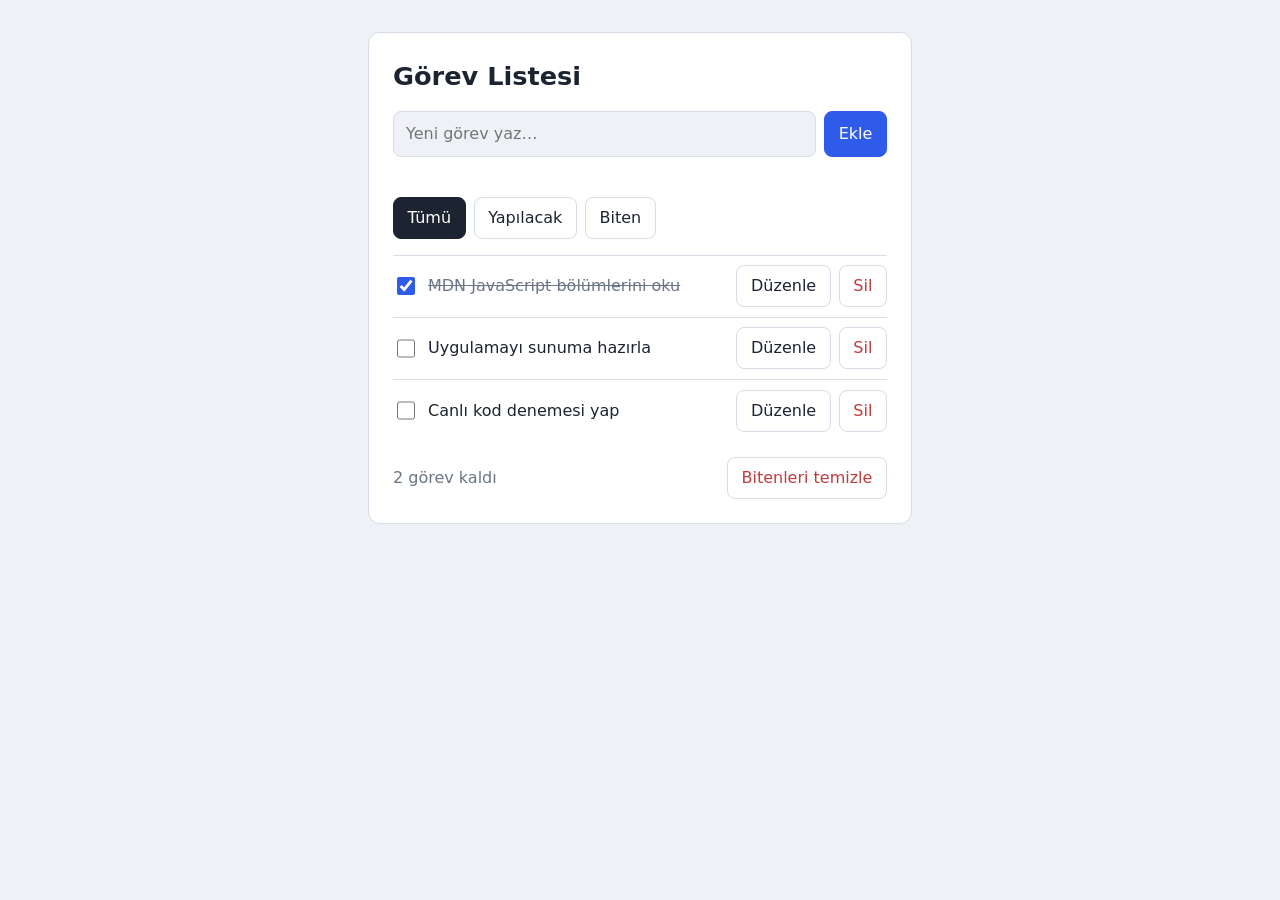
<file: 05-core-modules-3/uygulama/v1-2026-altay/index.html>
<!doctype html>
<html lang="tr">
<head>
  <meta charset="utf-8" />
  <meta name="viewport" content="width=device-width, initial-scale=1" />
  <title>Görev Listesi</title>
  <link rel="stylesheet" href="style.css" />
</head>
<body>
  <main>
    <h1>Görev Listesi</h1>

    <form class="add" id="add-form">
      <label for="new-task" class="sr" hidden>Yeni görev</label>
      <input type="text" id="new-task" placeholder="Yeni görev yaz…" autocomplete="off" />
      <button type="submit" class="primary">Ekle</button>
    </form>
    <p class="status" id="status" role="status" aria-live="polite"></p>

    <div class="filters" id="filters">
      <button type="button" data-filter="all" aria-pressed="true">Tümü</button>
      <button type="button" data-filter="active" aria-pressed="false">Yapılacak</button>
      <button type="button" data-filter="done" aria-pressed="false">Biten</button>
    </div>

    <ul id="list"></ul>

    <footer>
      <span id="counter"></span>
      <button type="button" id="clear-done" class="danger">Bitenleri temizle</button>
    </footer>
  </main>

  <script src="script.js"></script>
</body>
</html>
</file>
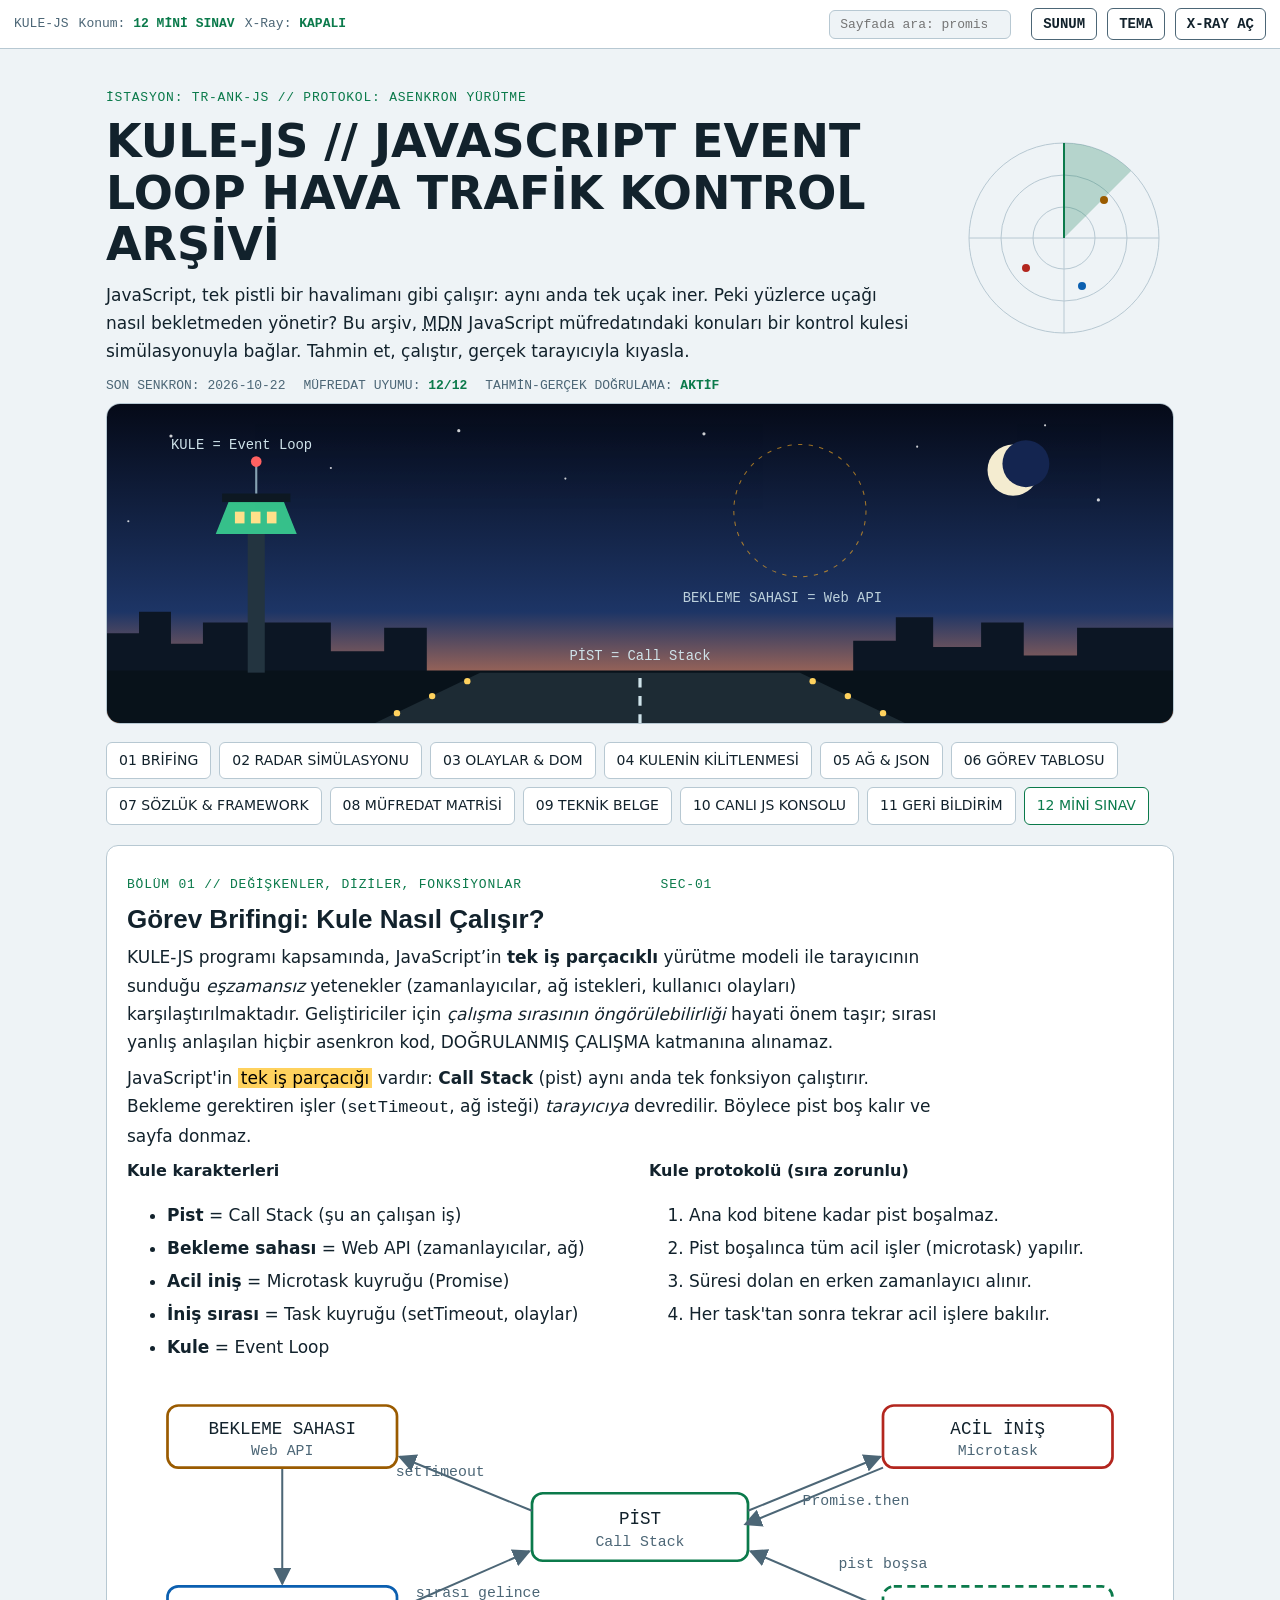
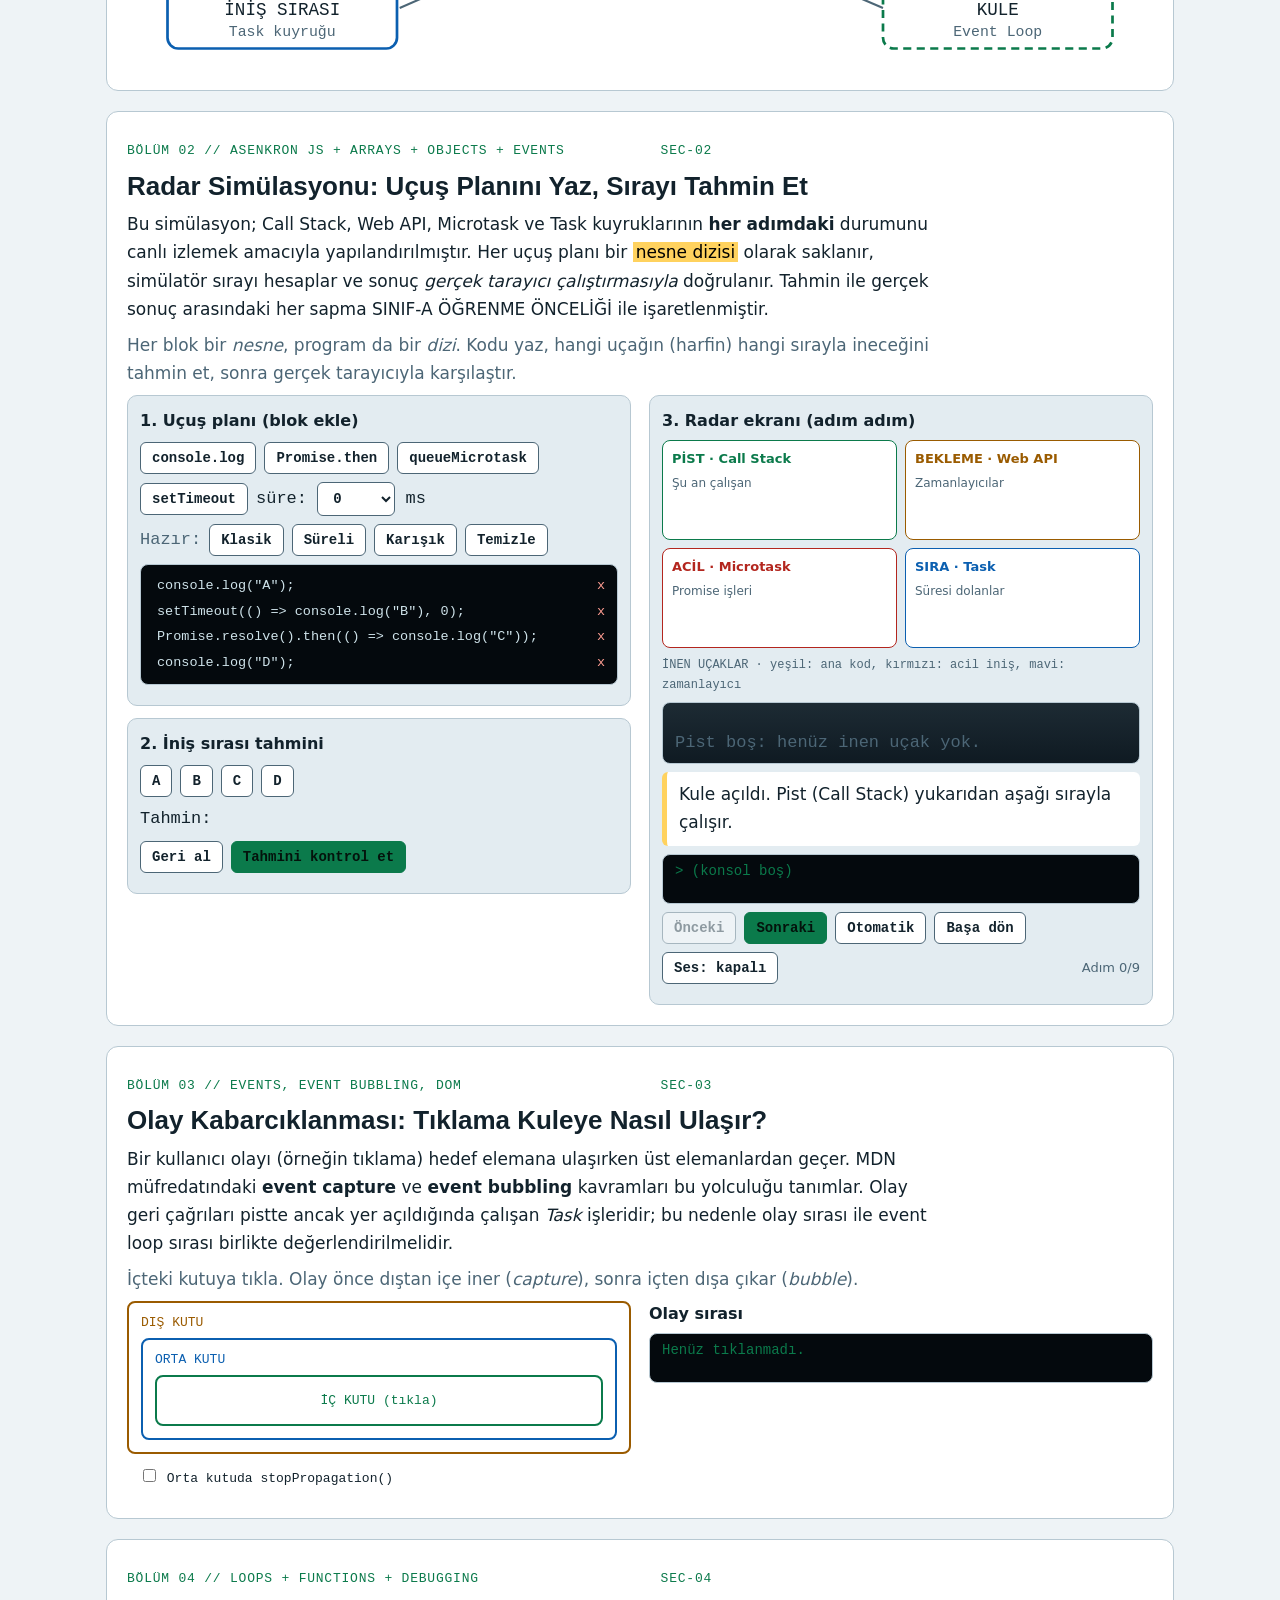
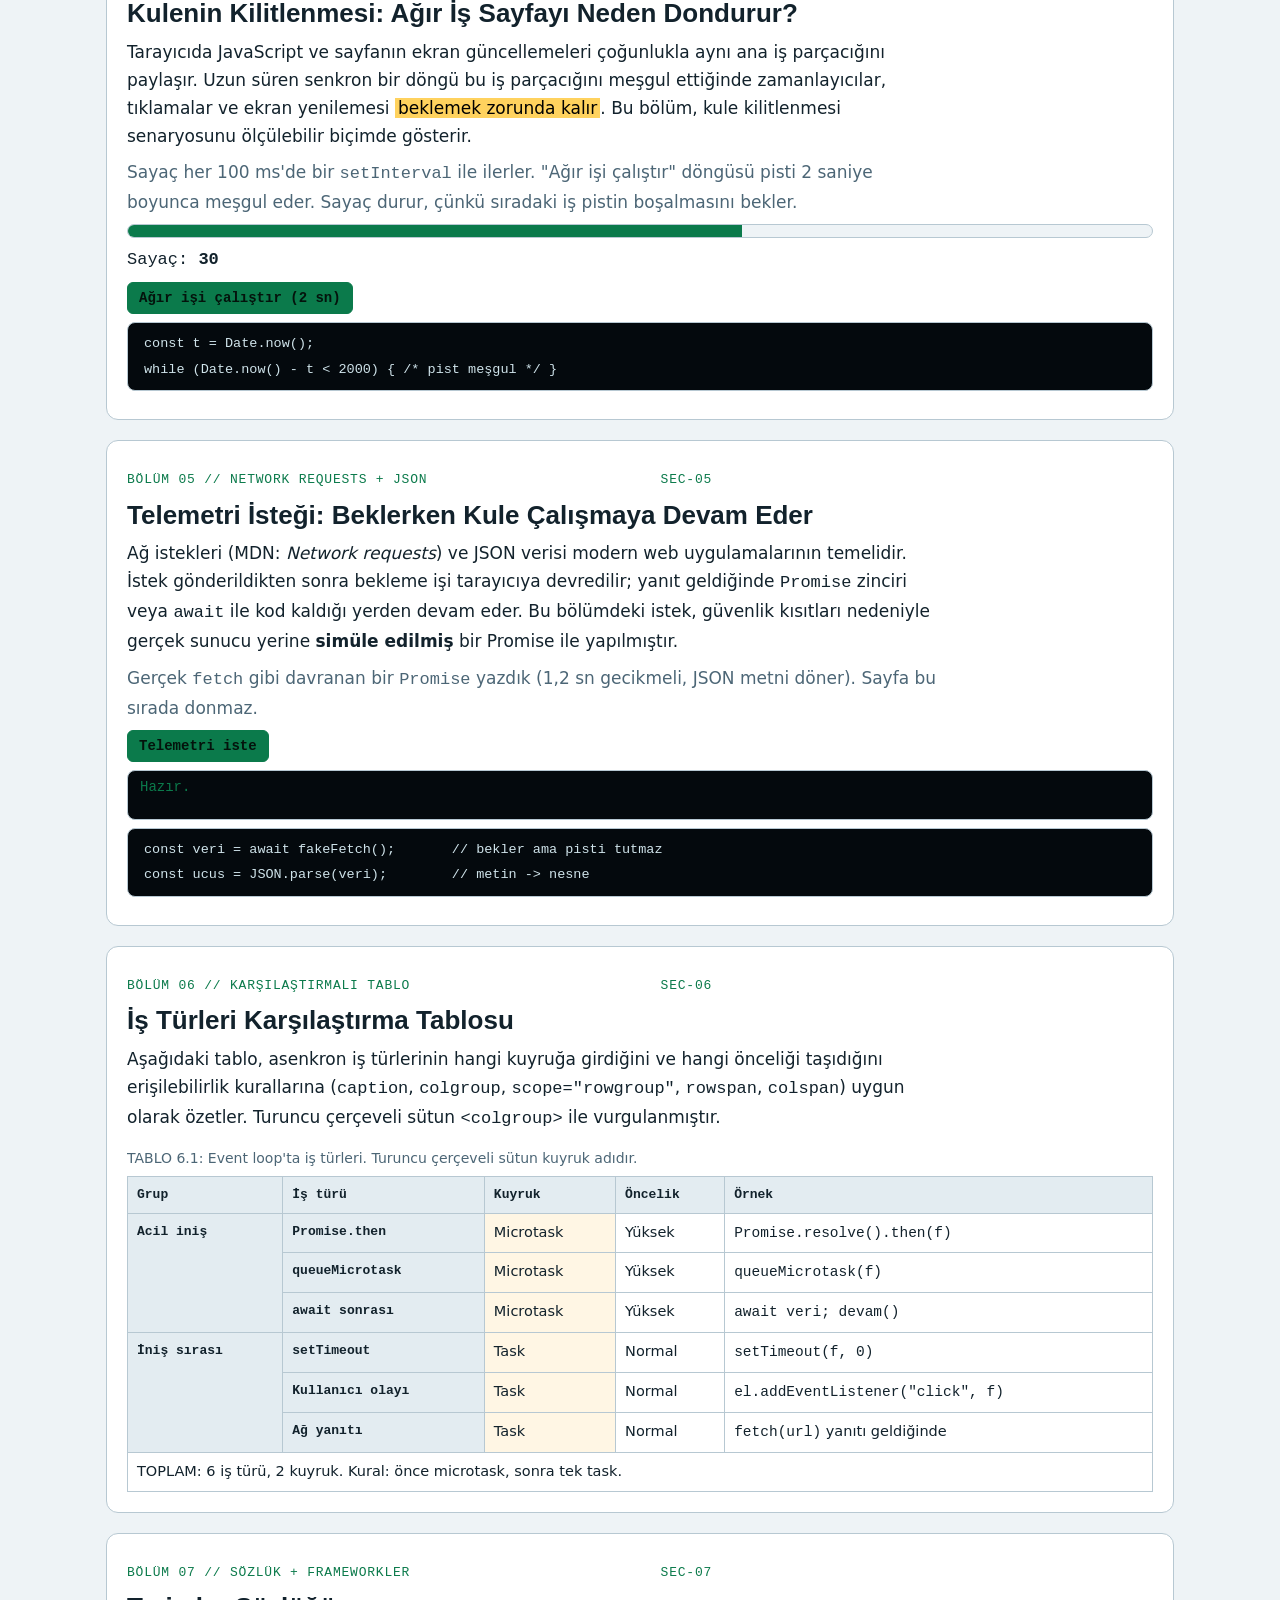
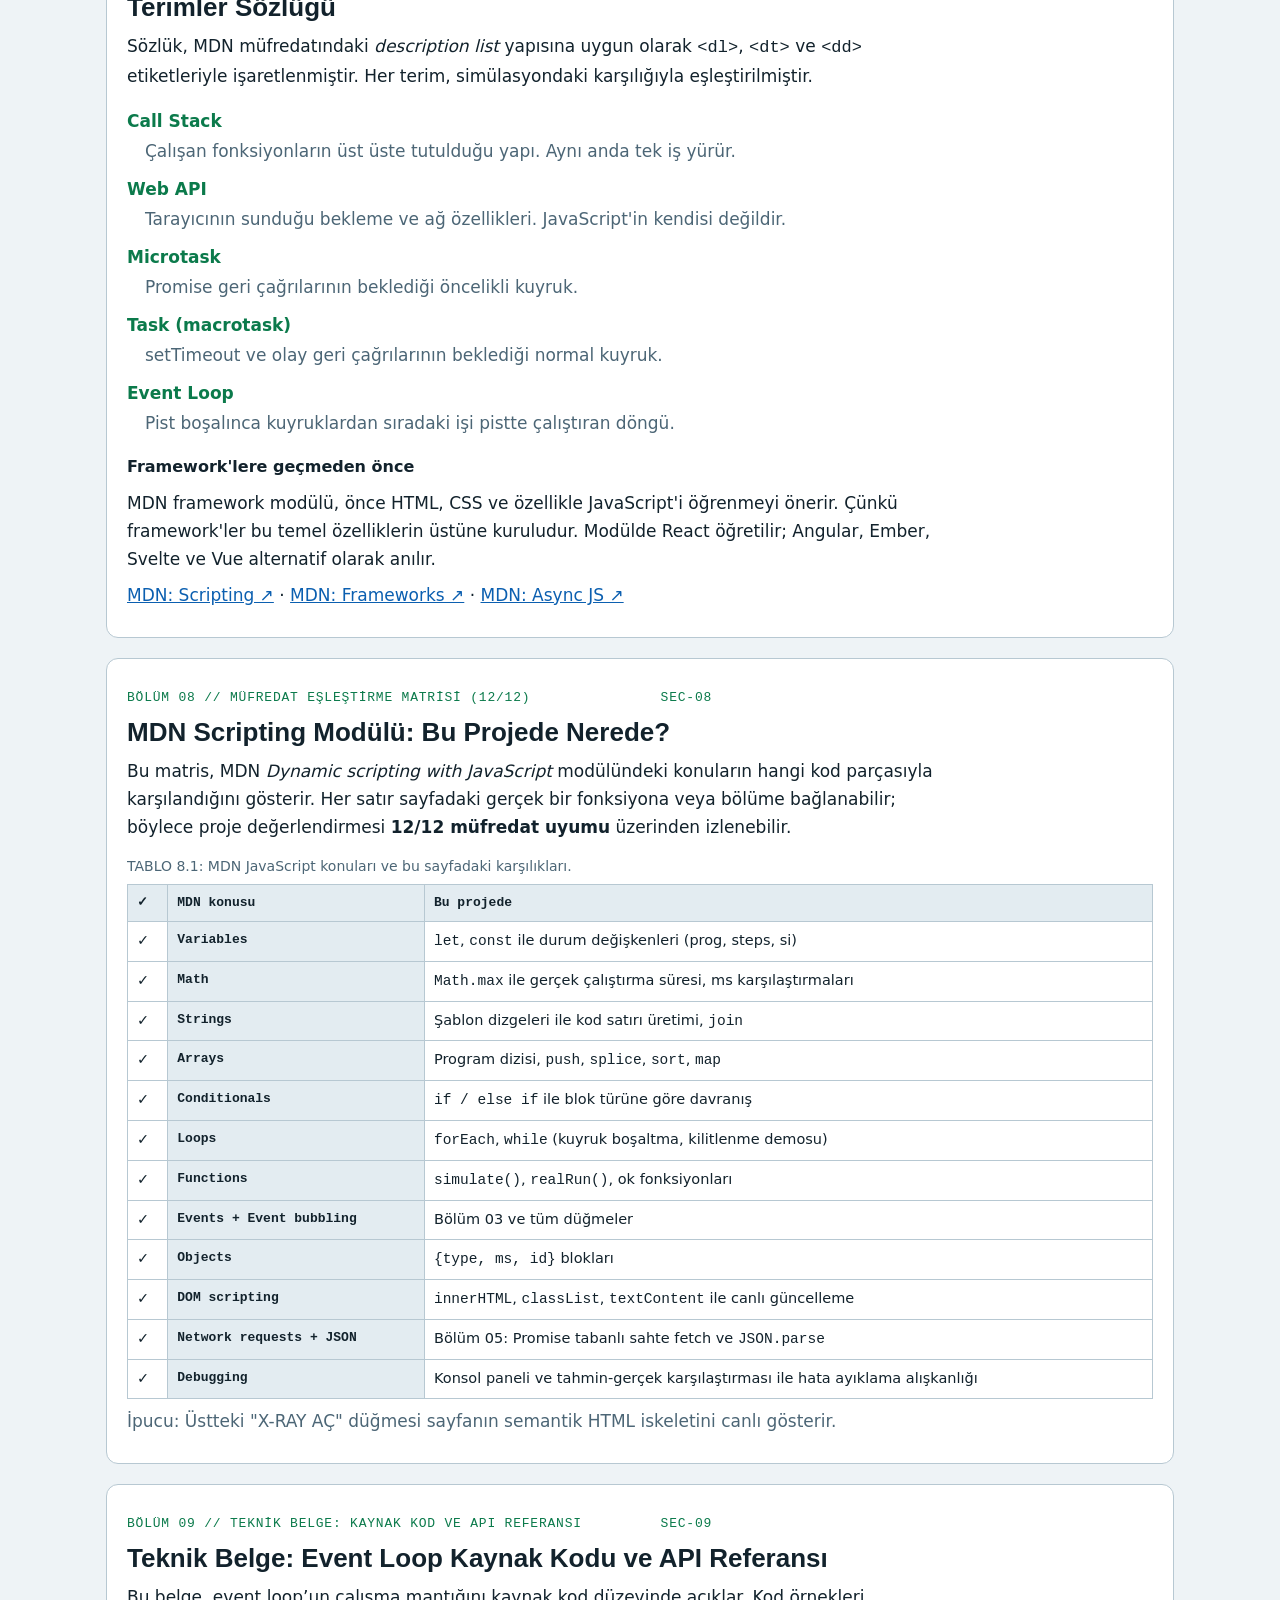
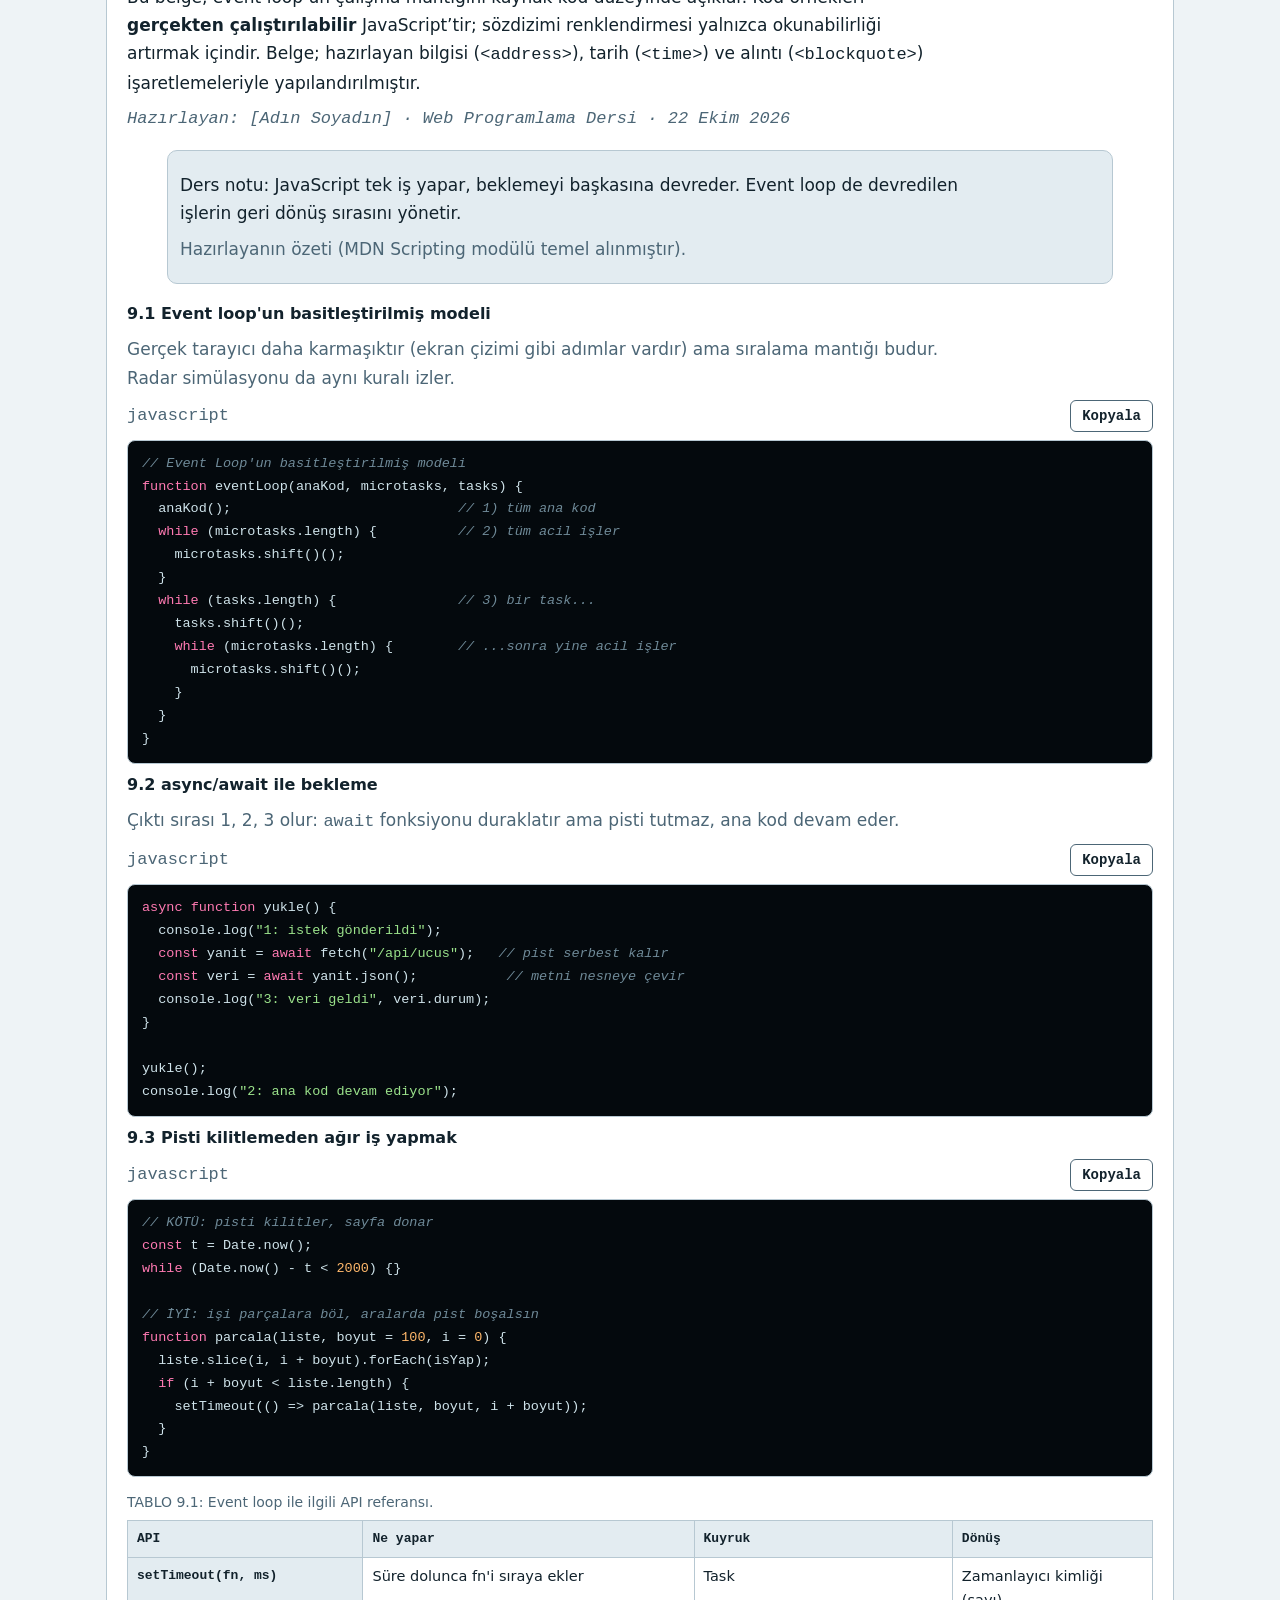
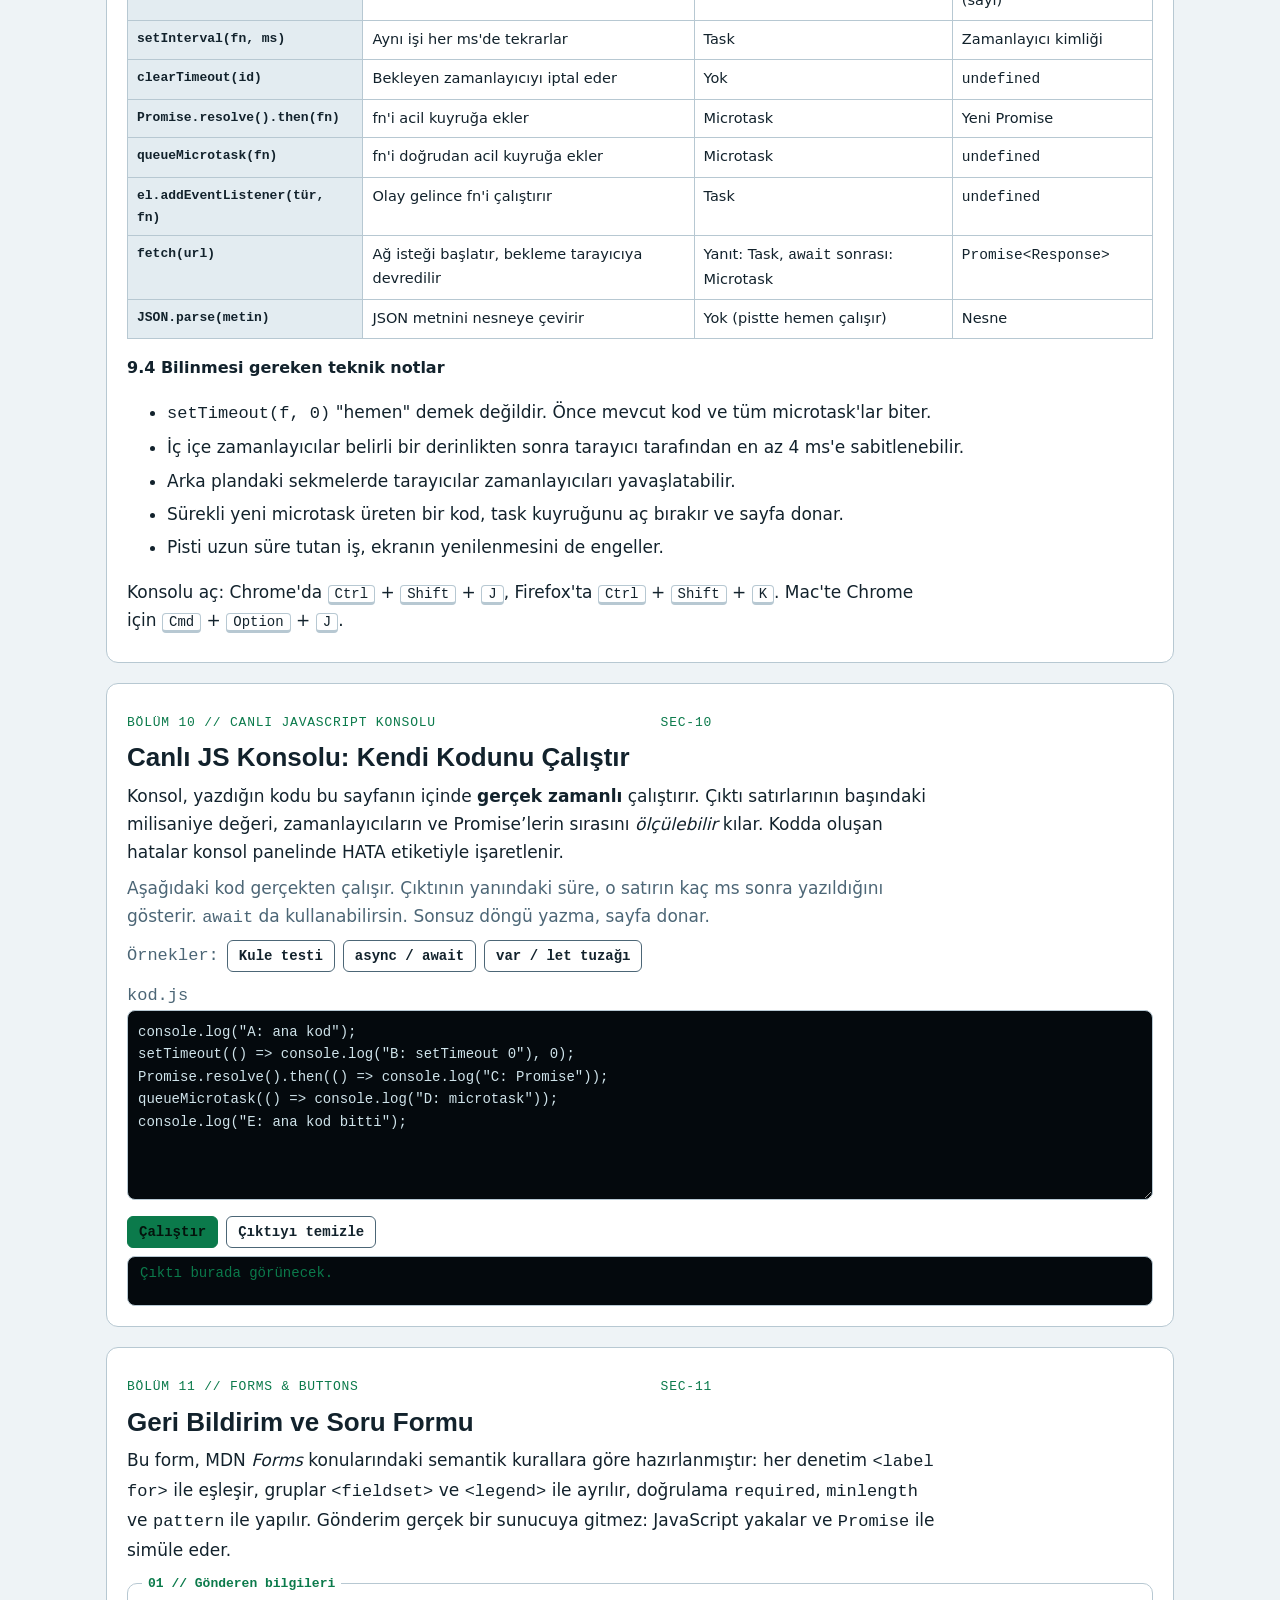
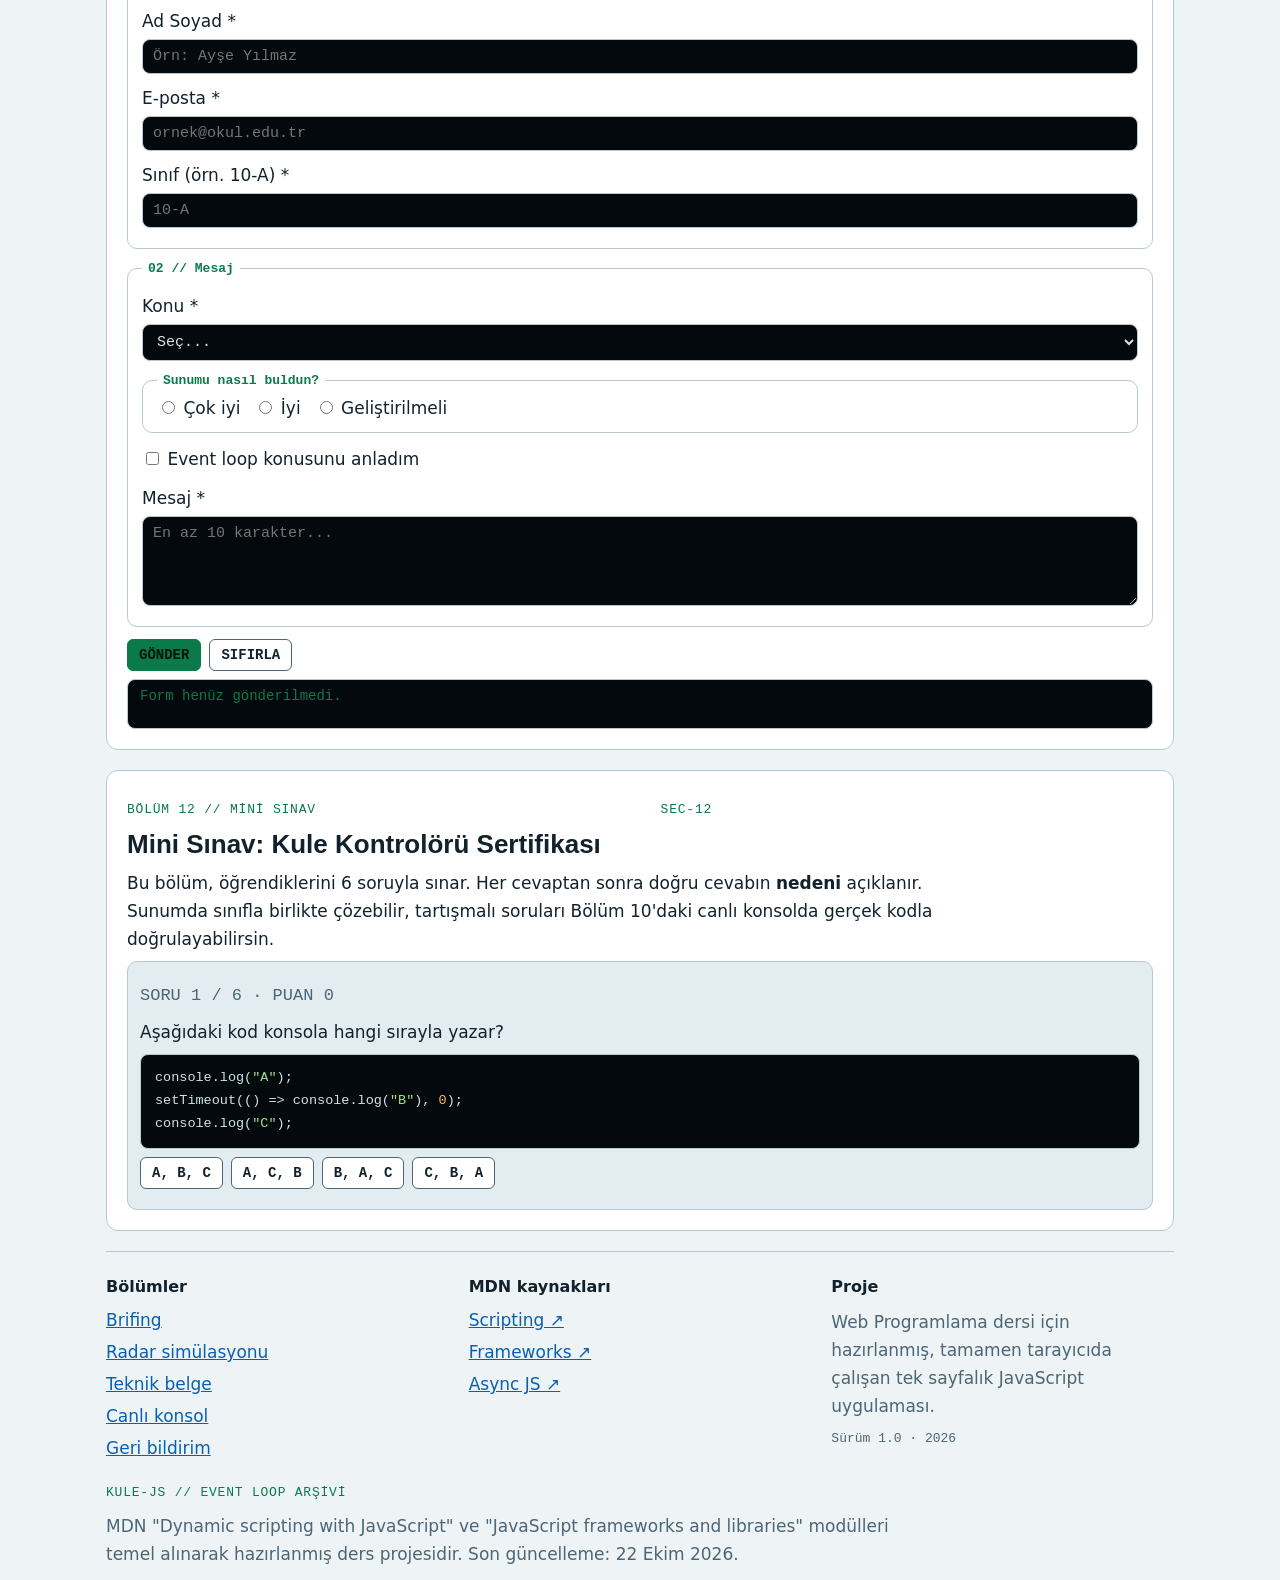
<file: 05-core-modules-3/uygulama/v1-2026-altay/src/index.html>
<!DOCTYPE html>
<html lang="tr">
<head>
<meta charset="utf-8">
<meta name="viewport" content="width=device-width, initial-scale=1, viewport-fit=cover">
<meta name="description" content="MDN JavaScript müfredatına göre hazırlanmış, event loop'u hava trafik kulesi benzetmesiyle anlatan etkileşimli arşiv.">
<title>KULE-JS // Event Loop Hava Trafik Kontrol Arşivi</title>
<link rel="stylesheet" href="style.css">
</head>
<body>
<a class="skip" href="#ana">Ana içeriğe atla</a>
<div class="bar"><i id="pg"></i><span>KULE-JS</span><span class="hid">Konum: <b id="loc">GİRİŞ</b></span><span class="hid">X-Ray: <b id="xs">KAPALI</b></span><input id="q" type="search" class="push" placeholder="Sayfada ara: promise, fetch..." aria-label="Sayfada ara"><span id="sc"></span><button id="pr" aria-pressed="false">SUNUM</button><button id="th">TEMA</button><button id="xr" aria-pressed="false">X-RAY AÇ</button></div>

<header>
<div>
<p class="tag">İSTASYON: TR-ANK-JS // PROTOKOL: ASENKRON YÜRÜTME</p>
<h1>KULE-JS // JAVASCRIPT EVENT LOOP HAVA TRAFİK KONTROL ARŞİVİ</h1>
<p>JavaScript, tek pistli bir havalimanı gibi çalışır: aynı anda tek uçak iner. Peki yüzlerce uçağı nasıl bekletmeden yönetir? Bu arşiv, <abbr title="Mozilla Developer Network">MDN</abbr> JavaScript müfredatındaki konuları bir kontrol kulesi simülasyonuyla bağlar. Tahmin et, çalıştır, gerçek tarayıcıyla kıyasla.</p>
<div class="stat mono"><span>SON SENKRON: <time datetime="2026-10-22">2026-10-22</time></span><span>MÜFREDAT UYUMU: <b>12/12</b></span><span>TAHMİN-GERÇEK DOĞRULAMA: <b>AKTİF</b></span></div>
</div>
<svg class="radar" viewBox="0 0 200 200" role="img" aria-label="Dönen radar animasyonu"><g fill="none" stroke="var(--ln)"><circle cx="100" cy="100" r="95"/><circle cx="100" cy="100" r="63"/><circle cx="100" cy="100" r="31"/><path d="M100 5V195M5 100H195"/></g><g class="sweep"><path d="M100 100L100 5A95 95 0 0 1 167 33Z" fill="var(--g)" opacity=".25"/><path d="M100 100V5" stroke="var(--g)" stroke-width="2"/></g><circle cx="140" cy="62" r="4" fill="var(--am)"/><circle cx="62" cy="130" r="4" fill="var(--rd)"/><circle cx="118" cy="148" r="4" fill="var(--bl)"/></svg>
</header>
<div class="scene"><svg viewBox="0 0 1000 300" role="img" aria-label="Gece havalimanı: kontrol kulesi, pist, inen ve bekleyen uçaklar" preserveAspectRatio="xMidYMid slice">
<defs><linearGradient id="sk" x1="0" y1="0" x2="0" y2="1"><stop offset="0" stop-color="#050a18"/><stop offset=".65" stop-color="#1d3566"/><stop offset="1" stop-color="#ff8a4c"/></linearGradient>
<g id="pl" fill="currentColor"><path d="M-26 0Q-26-6-16-6L16-6Q30-4 32 0Q30 4 16 6L-16 6Q-26 6-26 0Z"/><path d="M-2 5L-18 24L-10 24L12 5Z"/><path d="M-2-5L-18-24L-10-24L12-5Z"/><path d="M-22-5L-30-16L-23-16L-14-5Z"/></g></defs>
<rect width="1000" height="300" fill="url(#sk)"/>
<g fill="#fff" opacity=".8"><circle cx="60" cy="30" r="1.5"/><circle cx="210" cy="60" r="1"/><circle cx="330" cy="25" r="1.5"/><circle cx="430" cy="70" r="1"/><circle cx="560" cy="28" r="1.5"/><circle cx="760" cy="40" r="1"/><circle cx="930" cy="90" r="1.5"/><circle cx="20" cy="110" r="1"/><circle cx="880" cy="20" r="1"/></g>
<circle cx="850" cy="62" r="24" fill="#f4ecd0"/><circle cx="862" cy="56" r="22" fill="#142550"/>
<path d="M0 252V215H30V195H60V225H90V205H210V232H260V210H300V252ZM700 252V222H740V200H775V228H820V205H860V236H910V210H1000V252Z" fill="#0c1624"/>
<rect y="250" width="1000" height="50" fill="#08121a"/>
<polygon points="250,300 750,300 650,252 350,252" fill="#1d2b34"/><line x1="500" y1="300" x2="500" y2="252" stroke="#cfe3ea" stroke-width="3" stroke-dasharray="9 8"/>
<g fill="#ffd25e"><circle cx="272" cy="290" r="3"/><circle cx="305" cy="274" r="3"/><circle cx="338" cy="260" r="3"/><circle cx="728" cy="290" r="3"/><circle cx="695" cy="274" r="3"/><circle cx="662" cy="260" r="3"/></g>
<rect x="132" y="122" width="16" height="130" fill="#233440"/><polygon points="102,122 178,122 166,92 114,92" fill="#3ddc97" opacity=".85"/><rect x="108" y="84" width="64" height="8" fill="#0d1822"/><g fill="#ffe08a"><rect x="120" y="101" width="9" height="11"/><rect x="135" y="101" width="9" height="11"/><rect x="150" y="101" width="9" height="11"/></g><line x1="140" y1="84" x2="140" y2="58" stroke="#86a2b2" stroke-width="2"/><circle class="bc" cx="140" cy="54" r="5" fill="#ff6161"/>
<circle cx="650" cy="100" r="62" fill="none" stroke="#ffb020" stroke-dasharray="4 6" opacity=".6"/>
<g class="hold" style="color:#ffb020"><use href="#pl" transform="translate(712 100) rotate(90)"/></g>
<g class="land" style="color:#3ddc97"><use href="#pl"/></g><g class="tko" style="color:#5ab0ff"><use href="#pl"/></g>
<g font-family="Consolas,monospace" font-size="13" fill="#cfe3ea"><text x="60" y="42">KULE = Event Loop</text><text x="540" y="186" opacity=".9">BEKLEME SAHASI = Web API</text><text x="420" y="290" fill="#0b1620" stroke="none"></text><text x="500" y="240" text-anchor="middle">PİST = Call Stack</text></g>
</svg></div>

<main id="ana">
<nav aria-label="Bölümler"><ul>
<li><a href="#b01">01 BRİFİNG</a></li><li><a href="#b02">02 RADAR SİMÜLASYONU</a></li><li><a href="#b03">03 OLAYLAR &amp; DOM</a></li><li><a href="#b04">04 KULENİN KİLİTLENMESİ</a></li><li><a href="#b05">05 AĞ &amp; JSON</a></li><li><a href="#b06">06 GÖREV TABLOSU</a></li><li><a href="#b07">07 SÖZLÜK &amp; FRAMEWORK</a></li><li><a href="#b08">08 MÜFREDAT MATRİSİ</a></li><li><a href="#b09">09 TEKNİK BELGE</a></li><li><a href="#b10">10 CANLI JS KONSOLU</a></li><li><a href="#b11">11 GERİ BİLDİRİM</a></li><li><a href="#b12">12 MİNİ SINAV</a></li></ul></nav>

<section id="b01"><p class="tag"><span>BÖLÜM 01 // DEĞİŞKENLER, DİZİLER, FONKSİYONLAR</span><span>SEC-01</span></p>
<h2>Görev Brifingi: Kule Nasıl Çalışır?</h2>
<p>KULE-JS programı kapsamında, JavaScript’in <strong>tek iş parçacıklı</strong> yürütme modeli ile tarayıcının sunduğu <em>eşzamansız</em> yetenekler (zamanlayıcılar, ağ istekleri, kullanıcı olayları) karşılaştırılmaktadır. Geliştiriciler için <em>çalışma sırasının öngörülebilirliği</em> hayati önem taşır; sırası yanlış anlaşılan hiçbir asenkron kod, DOĞRULANMIŞ ÇALIŞMA katmanına alınamaz.</p>
<p>JavaScript'in <mark>tek iş parçacığı</mark> vardır: <strong>Call Stack</strong> (pist) aynı anda tek fonksiyon çalıştırır. Bekleme gerektiren işler (<code>setTimeout</code>, ağ isteği) <em>tarayıcıya</em> devredilir. Böylece pist boş kalır ve sayfa donmaz.</p>
<div class="two"><div><h3>Kule karakterleri</h3>
<ul class="l"><li><strong>Pist</strong> = Call Stack (şu an çalışan iş)</li><li><strong>Bekleme sahası</strong> = Web API (zamanlayıcılar, ağ)</li><li><strong>Acil iniş</strong> = Microtask kuyruğu (Promise)</li><li><strong>İniş sırası</strong> = Task kuyruğu (setTimeout, olaylar)</li><li><strong>Kule</strong> = Event Loop</li></ul></div>
<div><h3>Kule protokolü (sıra zorunlu)</h3>
<ol class="l"><li>Ana kod bitene kadar pist boşalmaz.</li><li>Pist boşalınca tüm acil işler (microtask) yapılır.</li><li>Süresi dolan en erken zamanlayıcı alınır.</li><li>Her task'tan sonra tekrar acil işlere bakılır.</li></ol></div></div>
<svg class="dg" viewBox="0 0 760 200" role="img" aria-label="Event loop akış şeması" style="width:100%;height:auto;margin-top:14px"><defs><marker id="ar" markerWidth="9" markerHeight="9" refX="8" refY="4.5" orient="auto"><path d="M0 0L9 4.5L0 9Z" style="fill:var(--mu)"/></marker></defs>
<rect x="300" y="75" width="160" height="50" rx="8" style="stroke:var(--g)"/><text x="380" y="98">PİST</text><text class="s" x="380" y="114">Call Stack</text>
<rect x="30" y="10" width="170" height="46" rx="8" style="stroke:var(--am)"/><text x="115" y="31">BEKLEME SAHASI</text><text class="s" x="115" y="47">Web API</text>
<rect x="30" y="144" width="170" height="46" rx="8" style="stroke:var(--bl)"/><text x="115" y="165">İNİŞ SIRASI</text><text class="s" x="115" y="181">Task kuyruğu</text>
<rect x="560" y="10" width="170" height="46" rx="8" style="stroke:var(--rd)"/><text x="645" y="31">ACİL İNİŞ</text><text class="s" x="645" y="47">Microtask</text>
<rect x="560" y="144" width="170" height="46" rx="8" style="stroke:var(--g);stroke-dasharray:6 4"/><text x="645" y="165">KULE</text><text class="s" x="645" y="181">Event Loop</text>
<line x1="300" y1="88" x2="202" y2="48"/><line x1="115" y1="57" x2="115" y2="142"/><line x1="202" y1="160" x2="298" y2="118"/><line x1="460" y1="88" x2="558" y2="48"/><line x1="560" y1="56" x2="458" y2="98"/><line x1="560" y1="160" x2="462" y2="118"/>
<text class="s" x="232" y="62">setTimeout</text><text class="s" x="260" y="152">sırası gelince</text><text class="s" x="540" y="84">Promise.then</text><text class="s" x="560" y="130">pist boşsa</text></svg>
</section>

<section id="b02"><p class="tag"><span>BÖLÜM 02 // ASENKRON JS + ARRAYS + OBJECTS + EVENTS</span><span>SEC-02</span></p>
<h2>Radar Simülasyonu: Uçuş Planını Yaz, Sırayı Tahmin Et</h2>
<p>Bu simülasyon; Call Stack, Web API, Microtask ve Task kuyruklarının <strong>her adımdaki</strong> durumunu canlı izlemek amacıyla yapılandırılmıştır. Her uçuş planı bir <mark>nesne dizisi</mark> olarak saklanır, simülatör sırayı hesaplar ve sonuç <em>gerçek tarayıcı çalıştırmasıyla</em> doğrulanır. Tahmin ile gerçek sonuç arasındaki her sapma SINIF-A ÖĞRENME ÖNCELİĞİ ile işaretlenmiştir.</p>
<p class="mut">Her blok bir <em>nesne</em>, program da bir <em>dizi</em>. Kodu yaz, hangi uçağın (harfin) hangi sırayla ineceğini tahmin et, sonra gerçek tarayıcıyla karşılaştır.</p>
<div class="two">
<div>
<div class="pan"><h3>1. Uçuş planı (blok ekle)</h3>
<div class="row"><button data-add="log">console.log</button><button data-add="promise">Promise.then</button><button data-add="micro">queueMicrotask</button></div>
<div class="row"><button data-add="timeout">setTimeout</button><label class="mono">süre: <select id="ms"><option>0</option><option>100</option><option>300</option><option>1000</option></select> ms</label></div>
<div class="row"><span class="mut mono">Hazır:</span><button data-pre="0">Klasik</button><button data-pre="1">Süreli</button><button data-pre="2">Karışık</button><button id="clr">Temizle</button></div>
<pre id="code" aria-label="Üretilen kod"></pre></div>
<div class="pan" style="margin-top:12px"><h3>2. İniş sırası tahmini</h3>
<div class="row" id="chips"></div><div class="mono" id="guess"></div>
<div class="row"><button id="gu">Geri al</button><button id="chk" class="go">Tahmini kontrol et</button></div>
<div class="res" id="res" aria-live="polite"></div></div>
</div>
<div class="pan"><h3>3. Radar ekranı (adım adım)</h3>
<div class="st4">
<div class="st s1"><h3>PİST · Call Stack</h3><small>Şu an çalışan</small><div id="stack"></div></div>
<div class="st s2"><h3>BEKLEME · Web API</h3><small>Zamanlayıcılar</small><div id="web"></div></div>
<div class="st s3"><h3>ACİL · Microtask</h3><small>Promise işleri</small><div id="micro"></div></div>
<div class="st s4"><h3>SIRA · Task</h3><small>Süresi dolanlar</small><div id="macro"></div></div></div>
<p class="mono mut" style="font-size:12px;margin:8px 0 0">İNEN UÇAKLAR · yeşil: ana kod, kırmızı: acil iniş, mavi: zamanlayıcı</p><div class="lane" id="lane" aria-label="İnen uçaklar"></div><div class="say" id="say" aria-live="polite"></div><div class="con" id="out"></div>
<div class="row"><button id="pv">Önceki</button><button id="nx" class="go">Sonraki</button><button id="pl">Otomatik</button><button id="rs">Başa dön</button><button id="snd" aria-pressed="false">Ses: kapalı</button><span class="cnt" id="cnt"></span></div></div>
</div></section>

<section id="b03"><p class="tag"><span>BÖLÜM 03 // EVENTS, EVENT BUBBLING, DOM</span><span>SEC-03</span></p>
<h2>Olay Kabarcıklanması: Tıklama Kuleye Nasıl Ulaşır?</h2>
<p>Bir kullanıcı olayı (örneğin tıklama) hedef elemana ulaşırken üst elemanlardan geçer. MDN müfredatındaki <strong>event capture</strong> ve <strong>event bubbling</strong> kavramları bu yolculuğu tanımlar. Olay geri çağrıları pistte ancak yer açıldığında çalışan <em>Task</em> işleridir; bu nedenle olay sırası ile event loop sırası birlikte değerlendirilmelidir.</p>
<p class="mut">İçteki kutuya tıkla. Olay önce dıştan içe iner (<em>capture</em>), sonra içten dışa çıkar (<em>bubble</em>).</p>
<div class="two"><div class="bub"><div id="b1">DIŞ KUTU
<div id="b2" style="margin-top:8px">ORTA KUTU
<div id="b3" style="margin-top:8px" role="button" tabindex="0">İÇ KUTU (tıkla)</div></div></div>
<div class="row"><label class="mono"><input type="checkbox" id="stp"> Orta kutuda <code>stopPropagation()</code></label></div></div>
<div><h3>Olay sırası</h3><div class="con" id="elog">Henüz tıklanmadı.</div></div></div>
</section>

<section id="b04"><p class="tag"><span>BÖLÜM 04 // LOOPS + FUNCTIONS + DEBUGGING</span><span>SEC-04</span></p>
<h2>Kulenin Kilitlenmesi: Ağır İş Sayfayı Neden Dondurur?</h2>
<p>Tarayıcıda JavaScript ve sayfanın ekran güncellemeleri çoğunlukla aynı ana iş parçacığını paylaşır. Uzun süren senkron bir döngü bu iş parçacığını meşgul ettiğinde zamanlayıcılar, tıklamalar ve ekran yenilemesi <mark>beklemek zorunda kalır</mark>. Bu bölüm, kule kilitlenmesi senaryosunu ölçülebilir biçimde gösterir.</p>
<p class="mut">Sayaç her 100 ms'de bir <code>setInterval</code> ile ilerler. "Ağır işi çalıştır" döngüsü pisti 2 saniye boyunca meşgul eder. Sayaç durur, çünkü sıradaki iş pistin boşalmasını bekler.</p>
<div class="meter" aria-hidden="true"><i id="mt"></i></div><p class="mono">Sayaç: <b id="cn">0</b> <span id="fz" class="no"></span></p>
<div class="row"><button id="blk" class="go">Ağır işi çalıştır (2 sn)</button></div>
<pre><span>const t = Date.now();</span><span>while (Date.now() - t &lt; 2000) { /* pist meşgul */ }</span></pre>
</section>

<section id="b05"><p class="tag"><span>BÖLÜM 05 // NETWORK REQUESTS + JSON</span><span>SEC-05</span></p>
<h2>Telemetri İsteği: Beklerken Kule Çalışmaya Devam Eder</h2>
<p>Ağ istekleri (MDN: <em>Network requests</em>) ve JSON verisi modern web uygulamalarının temelidir. İstek gönderildikten sonra bekleme işi tarayıcıya devredilir; yanıt geldiğinde <code>Promise</code> zinciri veya <code>await</code> ile kod kaldığı yerden devam eder. Bu bölümdeki istek, güvenlik kısıtları nedeniyle gerçek sunucu yerine <strong>simüle edilmiş</strong> bir Promise ile yapılmıştır.</p>
<p class="mut">Gerçek <code>fetch</code> gibi davranan bir <code>Promise</code> yazdık (1,2 sn gecikmeli, JSON metni döner). Sayfa bu sırada donmaz.</p>
<div class="row"><button id="ft" class="go">Telemetri iste</button></div>
<div class="con" id="fl">Hazır.</div>
<pre><span>const veri = await fakeFetch();       // bekler ama pisti tutmaz</span><span>const ucus = JSON.parse(veri);        // metin -> nesne</span></pre>
</section>

<section id="b06"><p class="tag"><span>BÖLÜM 06 // KARŞILAŞTIRMALI TABLO</span><span>SEC-06</span></p>
<h2>İş Türleri Karşılaştırma Tablosu</h2>
<p>Aşağıdaki tablo, asenkron iş türlerinin hangi kuyruğa girdiğini ve hangi önceliği taşıdığını erişilebilirlik kurallarına (<code>caption</code>, <code>colgroup</code>, <code>scope="rowgroup"</code>, <code>rowspan</code>, <code>colspan</code>) uygun olarak özetler. Turuncu çerçeveli sütun <code>&lt;colgroup&gt;</code> ile vurgulanmıştır.</p>
<div class="wrap"><table><caption>TABLO 6.1: Event loop'ta iş türleri. Turuncu çerçeveli sütun kuyruk adıdır.</caption>
<colgroup><col><col><col class="hl"><col><col></colgroup>
<thead><tr><th scope="col">Grup</th><th scope="col">İş türü</th><th scope="col">Kuyruk</th><th scope="col">Öncelik</th><th scope="col">Örnek</th></tr></thead>
<tbody><tr><th scope="rowgroup" rowspan="3">Acil iniş</th><th scope="row">Promise.then</th><td>Microtask</td><td>Yüksek</td><td><code>Promise.resolve().then(f)</code></td></tr>
<tr><th scope="row">queueMicrotask</th><td>Microtask</td><td>Yüksek</td><td><code>queueMicrotask(f)</code></td></tr>
<tr><th scope="row">await sonrası</th><td>Microtask</td><td>Yüksek</td><td><code>await veri; devam()</code></td></tr>
<tr><th scope="rowgroup" rowspan="3">İniş sırası</th><th scope="row">setTimeout</th><td>Task</td><td>Normal</td><td><code>setTimeout(f, 0)</code></td></tr>
<tr><th scope="row">Kullanıcı olayı</th><td>Task</td><td>Normal</td><td><code>el.addEventListener("click", f)</code></td></tr>
<tr><th scope="row">Ağ yanıtı</th><td>Task</td><td>Normal</td><td><code>fetch(url)</code> yanıtı geldiğinde</td></tr></tbody>
<tfoot><tr><td colspan="5">TOPLAM: 6 iş türü, 2 kuyruk. Kural: önce microtask, sonra tek task.</td></tr></tfoot></table></div>
</section>

<aside id="b07"><section><p class="tag"><span>BÖLÜM 07 // SÖZLÜK + FRAMEWORKLER</span><span>SEC-07</span></p>
<h2>Terimler Sözlüğü</h2>
<p>Sözlük, MDN müfredatındaki <em>description list</em> yapısına uygun olarak <code>&lt;dl&gt;</code>, <code>&lt;dt&gt;</code> ve <code>&lt;dd&gt;</code> etiketleriyle işaretlenmiştir. Her terim, simülasyondaki karşılığıyla eşleştirilmiştir.</p>
<dl><dt>Call Stack</dt><dd>Çalışan fonksiyonların üst üste tutulduğu yapı. Aynı anda tek iş yürür.</dd>
<dt>Web API</dt><dd>Tarayıcının sunduğu bekleme ve ağ özellikleri. JavaScript'in kendisi değildir.</dd>
<dt>Microtask</dt><dd>Promise geri çağrılarının beklediği öncelikli kuyruk.</dd>
<dt>Task (macrotask)</dt><dd>setTimeout ve olay geri çağrılarının beklediği normal kuyruk.</dd>
<dt>Event Loop</dt><dd>Pist boşalınca kuyruklardan sıradaki işi pistte çalıştıran döngü.</dd></dl>
<h3 style="margin-top:16px">Framework'lere geçmeden önce</h3>
<p>MDN framework modülü, önce HTML, CSS ve özellikle JavaScript'i öğrenmeyi önerir. Çünkü framework'ler bu temel özelliklerin üstüne kuruludur. Modülde React öğretilir; Angular, Ember, Svelte ve Vue alternatif olarak anılır.</p>
<p><a href="https://developer.mozilla.org/en-US/docs/Learn_web_development/Core/Scripting" target="_blank" rel="noopener noreferrer">MDN: Scripting ↗</a> · <a href="https://developer.mozilla.org/en-US/docs/Learn_web_development/Core/Frameworks_libraries" target="_blank" rel="noopener noreferrer">MDN: Frameworks ↗</a> · <a href="https://developer.mozilla.org/en-US/docs/Learn_web_development/Extensions/Async_JS" target="_blank" rel="noopener noreferrer">MDN: Async JS ↗</a></p></section></aside>

<section id="b08"><p class="tag"><span>BÖLÜM 08 // MÜFREDAT EŞLEŞTİRME MATRİSİ (12/12)</span><span>SEC-08</span></p>
<h2>MDN Scripting Modülü: Bu Projede Nerede?</h2>
<p>Bu matris, MDN <em>Dynamic scripting with JavaScript</em> modülündeki konuların hangi kod parçasıyla karşılandığını gösterir. Her satır sayfadaki gerçek bir fonksiyona veya bölüme bağlanabilir; böylece proje değerlendirmesi <strong>12/12 müfredat uyumu</strong> üzerinden izlenebilir.</p>
<div class="wrap"><table><caption>TABLO 8.1: MDN JavaScript konuları ve bu sayfadaki karşılıkları.</caption>
<thead><tr><th scope="col">✓</th><th scope="col">MDN konusu</th><th scope="col">Bu projede</th></tr></thead><tbody>
<tr><td>✓</td><th scope="row">Variables</th><td><code>let</code>, <code>const</code> ile durum değişkenleri (prog, steps, si)</td></tr>
<tr><td>✓</td><th scope="row">Math</th><td><code>Math.max</code> ile gerçek çalıştırma süresi, ms karşılaştırmaları</td></tr>
<tr><td>✓</td><th scope="row">Strings</th><td>Şablon dizgeleri ile kod satırı üretimi, <code>join</code></td></tr>
<tr><td>✓</td><th scope="row">Arrays</th><td>Program dizisi, <code>push</code>, <code>splice</code>, <code>sort</code>, <code>map</code></td></tr>
<tr><td>✓</td><th scope="row">Conditionals</th><td><code>if / else if</code> ile blok türüne göre davranış</td></tr>
<tr><td>✓</td><th scope="row">Loops</th><td><code>forEach</code>, <code>while</code> (kuyruk boşaltma, kilitlenme demosu)</td></tr>
<tr><td>✓</td><th scope="row">Functions</th><td><code>simulate()</code>, <code>realRun()</code>, ok fonksiyonları</td></tr>
<tr><td>✓</td><th scope="row">Events + Event bubbling</th><td>Bölüm 03 ve tüm düğmeler</td></tr>
<tr><td>✓</td><th scope="row">Objects</th><td><code>{type, ms, id}</code> blokları</td></tr>
<tr><td>✓</td><th scope="row">DOM scripting</th><td><code>innerHTML</code>, <code>classList</code>, <code>textContent</code> ile canlı güncelleme</td></tr>
<tr><td>✓</td><th scope="row">Network requests + JSON</th><td>Bölüm 05: Promise tabanlı sahte fetch ve <code>JSON.parse</code></td></tr>
<tr><td>✓</td><th scope="row">Debugging</th><td>Konsol paneli ve tahmin-gerçek karşılaştırması ile hata ayıklama alışkanlığı</td></tr>
</tbody></table></div>
<p class="mut">İpucu: Üstteki "X-RAY AÇ" düğmesi sayfanın semantik HTML iskeletini canlı gösterir.</p></section>
<section id="b09"><p class="tag"><span>BÖLÜM 09 // TEKNİK BELGE: KAYNAK KOD VE API REFERANSI</span><span>SEC-09</span></p>
<h2>Teknik Belge: Event Loop Kaynak Kodu ve API Referansı</h2>
<p>Bu belge, event loop’un çalışma mantığını kaynak kod düzeyinde açıklar. Kod örnekleri <strong>gerçekten çalıştırılabilir</strong> JavaScript’tir; sözdizimi renklendirmesi yalnızca okunabilirliği artırmak içindir. Belge; hazırlayan bilgisi (<code>&lt;address&gt;</code>), tarih (<code>&lt;time&gt;</code>) ve alıntı (<code>&lt;blockquote&gt;</code>) işaretlemeleriyle yapılandırılmıştır.</p>
<address class="mono mut">Hazırlayan: [Adın Soyadın] · Web Programlama Dersi · <time datetime="2026-10-22">22 Ekim 2026</time></address>
<blockquote class="pan" cite="https://developer.mozilla.org/en-US/docs/Learn_web_development/Core/Scripting"><p>Ders notu: JavaScript tek iş yapar, beklemeyi başkasına devreder. Event loop de devredilen işlerin geri dönüş sırasını yönetir.</p><p class="mut">Hazırlayanın özeti (MDN Scripting modülü temel alınmıştır).</p></blockquote>
<h3 style="margin-top:16px">9.1 Event loop'un basitleştirilmiş modeli</h3>
<p class="mut">Gerçek tarayıcı daha karmaşıktır (ekran çizimi gibi adımlar vardır) ama sıralama mantığı budur. Radar simülasyonu da aynı kuralı izler.</p>
<pre class="hl" data-t="javascript">// Event Loop'un basitleştirilmiş modeli
function eventLoop(anaKod, microtasks, tasks) {
  anaKod();                            // 1) tüm ana kod
  while (microtasks.length) {          // 2) tüm acil işler
    microtasks.shift()();
  }
  while (tasks.length) {               // 3) bir task...
    tasks.shift()();
    while (microtasks.length) {        // ...sonra yine acil işler
      microtasks.shift()();
    }
  }
}</pre>
<h3>9.2 async/await ile bekleme</h3>
<p class="mut">Çıktı sırası 1, 2, 3 olur: <code>await</code> fonksiyonu duraklatır ama pisti tutmaz, ana kod devam eder.</p>
<pre class="hl" data-t="javascript">async function yukle() {
  console.log("1: istek gönderildi");
  const yanit = await fetch("/api/ucus");   // pist serbest kalır
  const veri = await yanit.json();           // metni nesneye çevir
  console.log("3: veri geldi", veri.durum);
}

yukle();
console.log("2: ana kod devam ediyor");</pre>
<h3>9.3 Pisti kilitlemeden ağır iş yapmak</h3>
<pre class="hl" data-t="javascript">// KÖTÜ: pisti kilitler, sayfa donar
const t = Date.now();
while (Date.now() - t &lt; 2000) {}

// İYİ: işi parçalara böl, aralarda pist boşalsın
function parcala(liste, boyut = 100, i = 0) {
  liste.slice(i, i + boyut).forEach(isYap);
  if (i + boyut &lt; liste.length) {
    setTimeout(() => parcala(liste, boyut, i + boyut));
  }
}</pre>
<div class="wrap"><table><caption>TABLO 9.1: Event loop ile ilgili API referansı.</caption><thead><tr><th scope="col">API</th><th scope="col">Ne yapar</th><th scope="col">Kuyruk</th><th scope="col">Dönüş</th></tr></thead><tbody>
<tr><th scope="row"><code>setTimeout(fn, ms)</code></th><td>Süre dolunca fn'i sıraya ekler</td><td>Task</td><td>Zamanlayıcı kimliği (sayı)</td></tr>
<tr><th scope="row"><code>setInterval(fn, ms)</code></th><td>Aynı işi her ms'de tekrarlar</td><td>Task</td><td>Zamanlayıcı kimliği</td></tr>
<tr><th scope="row"><code>clearTimeout(id)</code></th><td>Bekleyen zamanlayıcıyı iptal eder</td><td>Yok</td><td><code>undefined</code></td></tr>
<tr><th scope="row"><code>Promise.resolve().then(fn)</code></th><td>fn'i acil kuyruğa ekler</td><td>Microtask</td><td>Yeni Promise</td></tr>
<tr><th scope="row"><code>queueMicrotask(fn)</code></th><td>fn'i doğrudan acil kuyruğa ekler</td><td>Microtask</td><td><code>undefined</code></td></tr>
<tr><th scope="row"><code>el.addEventListener(tür, fn)</code></th><td>Olay gelince fn'i çalıştırır</td><td>Task</td><td><code>undefined</code></td></tr>
<tr><th scope="row"><code>fetch(url)</code></th><td>Ağ isteği başlatır, bekleme tarayıcıya devredilir</td><td>Yanıt: Task, <code>await</code> sonrası: Microtask</td><td><code>Promise&lt;Response&gt;</code></td></tr>
<tr><th scope="row"><code>JSON.parse(metin)</code></th><td>JSON metnini nesneye çevirir</td><td>Yok (pistte hemen çalışır)</td><td>Nesne</td></tr></tbody></table></div>
<h3 style="margin-top:16px">9.4 Bilinmesi gereken teknik notlar</h3>
<ul class="l"><li><code>setTimeout(f, 0)</code> "hemen" demek değildir. Önce mevcut kod ve tüm microtask'lar biter.</li><li>İç içe zamanlayıcılar belirli bir derinlikten sonra tarayıcı tarafından en az 4 ms'e sabitlenebilir.</li><li>Arka plandaki sekmelerde tarayıcılar zamanlayıcıları yavaşlatabilir.</li><li>Sürekli yeni microtask üreten bir kod, task kuyruğunu aç bırakır ve sayfa donar.</li><li>Pisti uzun süre tutan iş, ekranın yenilenmesini de engeller.</li></ul>
<p>Konsolu aç: Chrome'da <kbd>Ctrl</kbd> + <kbd>Shift</kbd> + <kbd>J</kbd>, Firefox'ta <kbd>Ctrl</kbd> + <kbd>Shift</kbd> + <kbd>K</kbd>. Mac'te Chrome için <kbd>Cmd</kbd> + <kbd>Option</kbd> + <kbd>J</kbd>.</p>
</section>

<section id="b10"><p class="tag"><span>BÖLÜM 10 // CANLI JAVASCRIPT KONSOLU</span><span>SEC-10</span></p>
<h2>Canlı JS Konsolu: Kendi Kodunu Çalıştır</h2>
<p>Konsol, yazdığın kodu bu sayfanın içinde <strong>gerçek zamanlı</strong> çalıştırır. Çıktı satırlarının başındaki milisaniye değeri, zamanlayıcıların ve Promise’lerin sırasını <em>ölçülebilir</em> kılar. Kodda oluşan hatalar konsol panelinde HATA etiketiyle işaretlenir.</p>
<p class="mut">Aşağıdaki kod gerçekten çalışır. Çıktının yanındaki süre, o satırın kaç ms sonra yazıldığını gösterir. <code>await</code> da kullanabilirsin. Sonsuz döngü yazma, sayfa donar.</p>
<div class="row"><span class="mono mut">Örnekler:</span><button data-ex="0">Kule testi</button><button data-ex="1">async / await</button><button data-ex="2">var / let tuzağı</button></div>
<label for="ed" class="mono mut">kod.js</label><textarea id="ed" spellcheck="false"></textarea>
<div class="row"><button id="rn" class="go">Çalıştır</button><button id="cl">Çıktıyı temizle</button></div>
<div class="con" id="rep" aria-live="polite">Çıktı burada görünecek.</div>
</section>
<section id="b11"><p class="tag"><span>BÖLÜM 11 // FORMS &amp; BUTTONS</span><span>SEC-11</span></p>
<h2>Geri Bildirim ve Soru Formu</h2>
<p>Bu form, MDN <em>Forms</em> konularındaki semantik kurallara göre hazırlanmıştır: her denetim <code>&lt;label for&gt;</code> ile eşleşir, gruplar <code>&lt;fieldset&gt;</code> ve <code>&lt;legend&gt;</code> ile ayrılır, doğrulama <code>required</code>, <code>minlength</code> ve <code>pattern</code> ile yapılır. Gönderim gerçek bir sunucuya gitmez: JavaScript yakalar ve <code>Promise</code> ile simüle eder.</p>
<form id="fm">
<fieldset><legend>01 // Gönderen bilgileri</legend>
<div class="fld"><label for="fn">Ad Soyad *</label><input id="fn" name="ad" required minlength="2" placeholder="Örn: Ayşe Yılmaz"></div>
<div class="fld"><label for="fe">E-posta *</label><input id="fe" name="eposta" type="email" required placeholder="ornek@okul.edu.tr"></div>
<div class="fld"><label for="fs">Sınıf (örn. 10-A) *</label><input id="fs" name="sinif" required pattern="[0-9]{1,2}-[A-Za-z]" placeholder="10-A" title="Örnek: 10-A"></div></fieldset>
<fieldset><legend>02 // Mesaj</legend>
<div class="fld"><label for="fk">Konu *</label><select id="fk" name="konu" required><option value="">Seç...</option><option>Soru</option><option>Öneri</option><option>Hata bildirimi</option></select></div>
<fieldset><legend>Sunumu nasıl buldun?</legend><label><input type="radio" name="puan" value="cok-iyi" required> Çok iyi</label><label><input type="radio" name="puan" value="iyi"> İyi</label><label><input type="radio" name="puan" value="gelistirilmeli"> Geliştirilmeli</label></fieldset>
<label><input type="checkbox" name="anladim" value="evet"> Event loop konusunu anladım</label>
<div class="fld"><label for="fm2">Mesaj *</label><textarea id="fm2" name="mesaj" required minlength="10" placeholder="En az 10 karakter..."></textarea></div></fieldset>
<div class="row"><button type="submit" class="go">GÖNDER</button><button type="reset">SIFIRLA</button></div>
</form>
<div class="con" id="fo" aria-live="polite">Form henüz gönderilmedi.</div>
</section>

<section id="b12"><p class="tag"><span>BÖLÜM 12 // MİNİ SINAV</span><span>SEC-12</span></p>
<h2>Mini Sınav: Kule Kontrolörü Sertifikası</h2>
<p>Bu bölüm, öğrendiklerini 6 soruyla sınar. Her cevaptan sonra doğru cevabın <strong>nedeni</strong> açıklanır. Sunumda sınıfla birlikte çözebilir, tartışmalı soruları Bölüm 10'daki canlı konsolda gerçek kodla doğrulayabilirsin.</p>
<div class="pan" id="qz"></div>
</section>
</main>
<footer><div class="fgrid"><div><h3>Bölümler</h3><ul class="fl"><li><a href="#b01">Brifing</a></li><li><a href="#b02">Radar simülasyonu</a></li><li><a href="#b09">Teknik belge</a></li><li><a href="#b10">Canlı konsol</a></li><li><a href="#b11">Geri bildirim</a></li></ul></div><div><h3>MDN kaynakları</h3><ul class="fl"><li><a href="https://developer.mozilla.org/en-US/docs/Learn_web_development/Core/Scripting" target="_blank" rel="noopener noreferrer">Scripting ↗</a></li><li><a href="https://developer.mozilla.org/en-US/docs/Learn_web_development/Core/Frameworks_libraries" target="_blank" rel="noopener noreferrer">Frameworks ↗</a></li><li><a href="https://developer.mozilla.org/en-US/docs/Learn_web_development/Extensions/Async_JS" target="_blank" rel="noopener noreferrer">Async JS ↗</a></li></ul></div><div><h3>Proje</h3><p class="mut">Web Programlama dersi için hazırlanmış, tamamen tarayıcıda çalışan tek sayfalık JavaScript uygulaması.</p><p class="mono mut" style="font-size:13px">Sürüm 1.0 · 2026</p></div></div><button id="top" class="totop" hidden aria-label="Sayfanın başına dön">↑</button><p class="tag">KULE-JS // EVENT LOOP ARŞİVİ</p><p class="mut">MDN "Dynamic scripting with JavaScript" ve "JavaScript frameworks and libraries" modülleri temel alınarak hazırlanmış ders projesidir. Son güncelleme: 22 Ekim 2026.</p></footer>

<script src="script.js"></script>
</body>
</html>
</file>
<file: 05-core-modules-3/uygulama/v1-2026-altay/style.css>
:root {
  --bg: #eef2f6;
  --surface: #ffffff;
  --ink: #1b2430;
  --muted: #6b7686;
  --line: #d6dde6;
  --accent: #2f5bea;
  --accent-ink: #ffffff;
  --danger: #c23b3b;
  color-scheme: light;
}
@media (prefers-color-scheme: dark) {
  :root {
    --bg: #12161c;
    --surface: #1b2129;
    --ink: #e8edf3;
    --muted: #93a0b1;
    --line: #2b3441;
    --accent: #6c8cff;
    --accent-ink: #0d1220;
    --danger: #ff7b7b;
    color-scheme: dark;
  }
}
* { box-sizing: border-box; }
body {
  margin: 0;
  padding: 2rem 1rem;
  background: var(--bg);
  color: var(--ink);
  font: 1rem/1.5 "Segoe UI", system-ui, -apple-system, Roboto, sans-serif;
}
main {
  max-width: 34rem;
  margin: 0 auto;
  background: var(--surface);
  border: 1px solid var(--line);
  border-radius: 12px;
  padding: 1.5rem;
}
h1 { margin: 0 0 1rem; font-size: 1.6rem; }
form.add { display: flex; gap: .5rem; }
input[type="text"] {
  flex: 1;
  padding: .6rem .75rem;
  font: inherit;
  color: inherit;
  background: var(--bg);
  border: 1px solid var(--line);
  border-radius: 8px;
}
button {
  font: inherit;
  padding: .5rem .85rem;
  color: var(--ink);
  background: transparent;
  border: 1px solid var(--line);
  border-radius: 8px;
  cursor: pointer;
}
button.primary { background: var(--accent); color: var(--accent-ink); border-color: var(--accent); }
button.danger { color: var(--danger); }
button[aria-pressed="true"] { background: var(--ink); color: var(--surface); border-color: var(--ink); }
button:disabled { opacity: .45; cursor: not-allowed; }
:focus-visible { outline: 3px solid var(--accent); outline-offset: 2px; }
.status { min-height: 1.5rem; margin: .5rem 0 0; font-size: .9rem; color: var(--danger); }
.filters { display: flex; gap: .5rem; margin: .5rem 0 1rem; flex-wrap: wrap; }
ul { list-style: none; margin: 0; padding: 0; }
.item {
  display: flex;
  align-items: center;
  gap: .5rem;
  padding: .6rem 0;
  border-top: 1px solid var(--line);
}
.item label { flex: 1; display: flex; align-items: center; gap: .6rem; cursor: pointer; }
.item input[type="checkbox"] { width: 1.15rem; height: 1.15rem; accent-color: var(--accent); }
.item.done .name { color: var(--muted); text-decoration: line-through; }
.edit-form { display: flex; flex: 1; gap: .5rem; flex-wrap: wrap; }
.empty { padding: 1rem 0; color: var(--muted); }
footer { display: flex; justify-content: space-between; align-items: center; gap: 1rem; margin-top: 1rem; color: var(--muted); }
</file>
<file: 05-core-modules-3/uygulama/v1-2026-altay/src/style.css>
:root{box-sizing:border-box;padding-top:env(safe-area-inset-top,0px);padding-bottom:env(safe-area-inset-bottom,0px);
--bg:#070d12;--pn:#0d1822;--pn2:#122330;--ln:#1f3a4a;--tx:#d8e6ee;--mu:#86a2b2;--g:#3ddc97;--am:#ffb020;--rd:#ff6161;--bl:#5ab0ff;--hl:#ffe08a}
@media(prefers-color-scheme:light){:root:not([data-theme="dark"]){--bg:#eef3f6;--pn:#fff;--pn2:#e3ecf1;--ln:#b7c8d2;--tx:#12222c;--mu:#4c6676;--g:#0b7a4b;--am:#9a5b00;--rd:#b3261e;--bl:#0b5fb0;--hl:#ffd25e}}
:root[data-theme="light"]{--bg:#eef3f6;--pn:#fff;--pn2:#e3ecf1;--ln:#b7c8d2;--tx:#12222c;--mu:#4c6676;--g:#0b7a4b;--am:#9a5b00;--rd:#b3261e;--bl:#0b5fb0;--hl:#ffd25e}
*{box-sizing:border-box}html{scroll-padding-top:calc(env(safe-area-inset-top,0px) + 56px);scroll-behavior:smooth}
body{margin:0;background:var(--bg);color:var(--tx);font:17px/1.65 "Segoe UI",system-ui,sans-serif}
.mono,code,pre,.tag,th,.bar{font-family:Consolas,Menlo,"Courier New",monospace}
a{color:var(--bl)}
.skip{position:absolute;left:-999px}.skip:focus{left:8px;top:8px;background:var(--hl);color:#000;padding:6px 10px;z-index:99}
.bar{position:sticky;top:0;z-index:20;background:var(--pn);border-bottom:1px solid var(--ln);padding:calc(8px + env(safe-area-inset-top,0px)) 14px 8px;display:flex;gap:10px;flex-wrap:wrap;align-items:center;font-size:13px;color:var(--mu)}
.bar b{color:var(--g)}.bar button{margin-left:auto}
body::before{content:"";position:fixed;inset:0 0 auto;height:env(safe-area-inset-top,0px);background:var(--pn);z-index:21}
header,main,footer{max-width:1100px;margin:0 auto;padding:0 16px}
header{padding-top:30px;display:grid;gap:18px;grid-template-columns:1fr 220px;align-items:center}
@media(max-width:760px){header{grid-template-columns:1fr}.radar{display:none}}
.tag{color:var(--g);font-size:13px;letter-spacing:.06em}
h1{font:800 clamp(28px,5vw,46px)/1.12 "Segoe UI",system-ui,sans-serif;margin:6px 0 10px}
h2{font:700 26px/1.25 "Segoe UI",sans-serif;margin:0 0 6px}h3{margin:0 0 6px;font-size:16px}
.stat{display:flex;gap:18px;flex-wrap:wrap;font-size:13px;color:var(--mu);margin-top:10px}.stat b{color:var(--g)}
nav ul{list-style:none;display:flex;flex-wrap:wrap;gap:8px;padding:0;margin:18px 0}
nav a{display:block;border:1px solid var(--ln);background:var(--pn);color:var(--tx);text-decoration:none;padding:6px 12px;border-radius:6px;font-size:14px}
nav a:hover{border-color:var(--g)}
section{background:var(--pn);border:1px solid var(--ln);border-radius:12px;padding:20px;margin:20px 0}
section>.tag{display:flex;justify-content:space-between}
p{max-width:75ch;margin:8px 0}.mut{color:var(--mu)}
mark{background:var(--hl);color:#000;padding:0 3px}
kbd{border:1px solid var(--ln);border-bottom-width:3px;border-radius:4px;padding:0 6px;font-size:14px}
.two{display:grid;gap:18px;grid-template-columns:1fr 1fr}@media(max-width:800px){.two{grid-template-columns:1fr}}
.pan{background:var(--pn2);border:1px solid var(--ln);border-radius:10px;padding:12px}
.row{display:flex;flex-wrap:wrap;gap:8px;align-items:center;margin:8px 0}
button,select{font:600 14px Consolas,Menlo,monospace;color:var(--tx);background:var(--pn);border:1px solid var(--mu);border-radius:6px;padding:7px 11px;cursor:pointer}
button:hover{border-color:var(--g)}button.go{background:var(--g);color:#04130c;border-color:var(--g)}button:disabled{opacity:.4;cursor:default}
button:focus-visible,select:focus-visible,a:focus-visible{outline:3px solid var(--hl);outline-offset:2px}
pre{margin:8px 0;background:#04090d;color:#cfe3ea;border:1px solid var(--ln);border-radius:8px;padding:8px 0;font-size:13.5px;line-height:1.9;overflow-x:auto;min-height:56px}
pre span{display:block;padding:0 12px;border-left:4px solid transparent;white-space:pre}
pre span.on{background:rgba(255,224,138,.16);border-left-color:var(--hl)}pre i{float:right;cursor:pointer;font-style:normal;color:#ff9d92;padding-left:14px}
.st4{display:grid;gap:8px;grid-template-columns:1fr 1fr}
.st{border:1px solid var(--k);border-radius:8px;padding:7px 9px;min-height:100px;background:var(--pn)}
.st h3{color:var(--k);font-size:13px}.st small{display:block;color:var(--mu);font-size:12px;line-height:1.3;margin-bottom:3px}
.it{display:inline-block;background:var(--k);color:#04090d;border-radius:5px;padding:1px 8px;margin:3px 4px 0 0;font:12.5px Consolas,monospace;animation:pop .25s}
@keyframes pop{from{transform:scale(.7);opacity:0}to{transform:none}}
.s1{--k:var(--g)}.s2{--k:var(--am)}.s3{--k:var(--rd)}.s4{--k:var(--bl)}
.say{margin:8px 0;border-left:5px solid var(--hl);background:var(--pn);padding:8px 12px;min-height:74px;border-radius:6px}
.con{background:#04090d;color:var(--g);border:1px solid var(--ln);border-radius:8px;padding:8px 12px;font:14px Consolas,monospace;min-height:50px;white-space:pre-wrap}
.res{display:none;margin-top:8px;padding:9px 12px;border:1px solid var(--ln);border-radius:8px}.res.show{display:block}.ok{color:var(--g);font-weight:700}.no{color:var(--rd);font-weight:700}
.cnt{margin-left:auto;color:var(--mu);font-size:13px}
.chip.used{opacity:.35}
.bub div{border:2px solid var(--c);border-radius:8px;padding:12px;margin:0;color:var(--c);font:13px Consolas,monospace}
#b1{--c:var(--am)}#b2{--c:var(--bl)}#b3{--c:var(--g);cursor:pointer;text-align:center;padding:16px}
.meter{height:14px;background:var(--bg);border:1px solid var(--ln);border-radius:7px;overflow:hidden}.meter i{display:block;height:100%;width:0;background:var(--g)}
table{border-collapse:collapse;width:100%;font-size:14.5px}caption{text-align:left;color:var(--mu);padding:6px 0;font-size:14px}
th,td{border:1px solid var(--ln);padding:7px 9px;text-align:left;vertical-align:top}th{background:var(--pn2);font-size:13px}
col.hl{background:rgba(255,176,32,.12);outline:2px solid var(--am)}
.wrap{overflow-x:auto}
dt{color:var(--g);font-weight:700;margin-top:10px}dd{margin:2px 0 0 18px;color:var(--mu)}
ul.l li,ol.l li{margin:5px 0}
.radar{width:200px;height:200px;justify-self:center}
.sweep{transform-origin:100px 100px;animation:sw 5s linear infinite}@keyframes sw{to{transform:rotate(360deg)}}
@media(prefers-reduced-motion:reduce){.sweep,.it{animation:none}}
body.xray header,body.xray nav,body.xray main,body.xray section,body.xray aside,body.xray table,body.xray dl,body.xray footer,body.xray address,body.xray time,body.xray figure{outline:2px dashed var(--c);outline-offset:-2px;position:relative}
body.xray header{--c:#ff6bd5}body.xray nav{--c:#ffb020}body.xray main{--c:#3ddc97}body.xray section{--c:#5ab0ff}body.xray aside{--c:#c58bff}body.xray table{--c:#ff6161}body.xray dl{--c:#ffe08a}body.xray footer{--c:#ff6bd5}body.xray address,body.xray time,body.xray figure{--c:#fff}
body.xray header::after,body.xray nav::after,body.xray main::after,body.xray section::after,body.xray aside::after,body.xray table::after,body.xray dl::after,body.xray footer::after{position:absolute;top:0;right:0;background:var(--c);color:#000;font:11px Consolas,monospace;padding:0 6px;z-index:5}
body.xray header::after{content:"<header>"}body.xray nav::after{content:"<nav>"}body.xray main::after{content:"<main>"}body.xray section::after{content:"<section>"}body.xray aside::after{content:"<aside>"}body.xray table::after{content:"<table>"}body.xray dl::after{content:"<dl>"}body.xray footer::after{content:"<footer>"}
.scene{max-width:1100px;margin:6px auto 0;padding:0 16px}.scene svg{width:100%;height:auto;display:block;border-radius:14px;border:1px solid var(--ln)}
.land{animation:ld 9s linear infinite}@keyframes ld{0%{transform:translate(940px,40px) scale(-1.5,1.5);opacity:0}10%{opacity:1}85%{transform:translate(470px,246px) scale(-.8,.8);opacity:1}100%{transform:translate(380px,248px) scale(-.75,.75);opacity:0}}
.tko{animation:tk 11s linear infinite 4s;opacity:0}@keyframes tk{0%{transform:translate(520px,254px) scale(.7);opacity:0}8%{opacity:1}100%{transform:translate(1000px,40px) rotate(-18deg) scale(1.4);opacity:0}}
.hold{transform-origin:650px 100px;animation:sw 12s linear infinite}.bc{animation:bk 1.2s steps(2) infinite}@keyframes bk{50%{opacity:0}}
@media(prefers-reduced-motion:reduce){.land,.tko,.hold,.bc{animation:none}.land{transform:translate(470px,246px) scale(-.8,.8)}}
.lane{display:flex;gap:8px;align-items:flex-end;min-height:62px;margin:6px 0;padding:6px 12px;border-radius:8px;border:1px solid var(--ln);background:linear-gradient(#1d2b34,#0f1a22);overflow-x:auto;position:relative}
.pj{display:flex;flex-direction:column;align-items:center;font:700 13px Consolas,monospace;animation:pop .4s}
.dg text{font:13px Consolas,monospace;text-anchor:middle;fill:var(--tx)}.dg .s{font-size:11px;fill:var(--mu)}.dg rect{fill:none;stroke-width:2}.dg line{stroke:var(--mu);stroke-width:1.5;marker-end:url(#ar)}
pre.hl{padding:12px 14px;line-height:1.7;white-space:pre}pre.hl span{display:inline;padding:0;border:0;white-space:pre}
.hl .k{color:#ff7ab2}.hl .s{color:#9be28b}.hl .c{color:#6f8a98;font-style:italic}.hl .n{color:#ffb86b}
textarea{width:100%;min-height:190px;background:#04090d;color:#cfe3ea;border:1px solid var(--ln);border-radius:8px;padding:10px;font:14px/1.6 Consolas,Menlo,monospace;resize:vertical}
.bar #pg{position:absolute;left:0;bottom:0;height:3px;width:0;background:var(--g)}.bar button{margin-left:0}.bar .push{margin-left:auto}
.bar input{background:var(--bg);color:var(--tx);border:1px solid var(--ln);border-radius:6px;padding:6px 10px;font:13px Consolas,Menlo,monospace;min-width:170px}
@media(max-width:700px){.hid{display:none}.bar input{min-width:120px}}
nav a.act{border-color:var(--g);color:var(--g)}
.fld{display:grid;gap:4px;margin:10px 0}.fld input,.fld select,.fld textarea{background:#04090d;color:#cfe3ea;border:1px solid var(--ln);border-radius:8px;padding:8px 10px;font:15px Consolas,Menlo,monospace;width:100%}
#fm textarea{min-height:90px}.fld input:invalid:not(:placeholder-shown),.fld textarea:invalid:not(:placeholder-shown){border-color:var(--rd)}
fieldset{border:1px solid var(--ln);border-radius:10px;margin:12px 0;padding:6px 14px 10px}legend{color:var(--g);font:700 13px Consolas,monospace;padding:0 6px}
fieldset label{margin-right:14px;display:inline-block}
.fgrid{display:grid;gap:20px;grid-template-columns:repeat(auto-fit,minmax(210px,1fr));border-top:1px solid var(--ln);padding:22px 0 8px}.fl{list-style:none;padding:0;margin:0}.fl li{margin:4px 0}
.totop{position:fixed;right:16px;bottom:calc(16px + env(safe-area-inset-bottom,0px));width:44px;height:44px;border-radius:50%;z-index:30;background:var(--g);color:#04130c;border-color:var(--g);font-size:20px;padding:0}
body.pres{font-size:20px}body.pres section{padding:28px}body.pres h2{font-size:32px}body.pres .bar{font-size:15px}
.gcards{display:grid;gap:8px}.gc{display:flex;gap:10px;align-items:center;text-align:left;width:100%;font:13px Consolas,Menlo,monospace;padding:8px 10px}.gc.done{opacity:.3}
.shake{animation:shk .3s}@keyframes shk{25%{transform:translateX(-6px)}75%{transform:translateX(6px)}}
.txt{background:#04090d;color:#cfe3ea;border:1px solid var(--ln);border-radius:6px;padding:6px 8px;font:13px Consolas,Menlo,monospace;min-width:0;flex:1}
.pat6{display:grid;gap:12px;grid-template-columns:repeat(auto-fit,minmax(250px,1fr))}.pat6 .pan p{margin:4px 0;font-size:14px}
.bc{list-style:none;display:flex;gap:6px;padding:0;margin:6px 0;font-size:14px}.bc li+li::before{content:'›';margin-right:6px;color:var(--mu)}
.mc{display:grid;gap:6px;grid-template-columns:repeat(3,1fr)}.mc div{border:1px solid var(--ln);border-radius:8px;padding:6px;text-align:center;font-size:13px;background:var(--pn)}
.stp{list-style:none;display:flex;gap:6px;padding:0;margin:6px 0}.stp li{flex:1;border:1px solid var(--ln);border-radius:6px;padding:4px;text-align:center;font-size:13px}.stp li.on{background:var(--g);color:#04130c;border-color:var(--g)}
dialog{background:var(--pn);color:var(--tx);border:1px solid var(--g);border-radius:12px;max-width:420px}details{border:1px solid var(--ln);border-radius:8px;padding:8px 12px;background:var(--pn)}summary{cursor:pointer}
</file>
